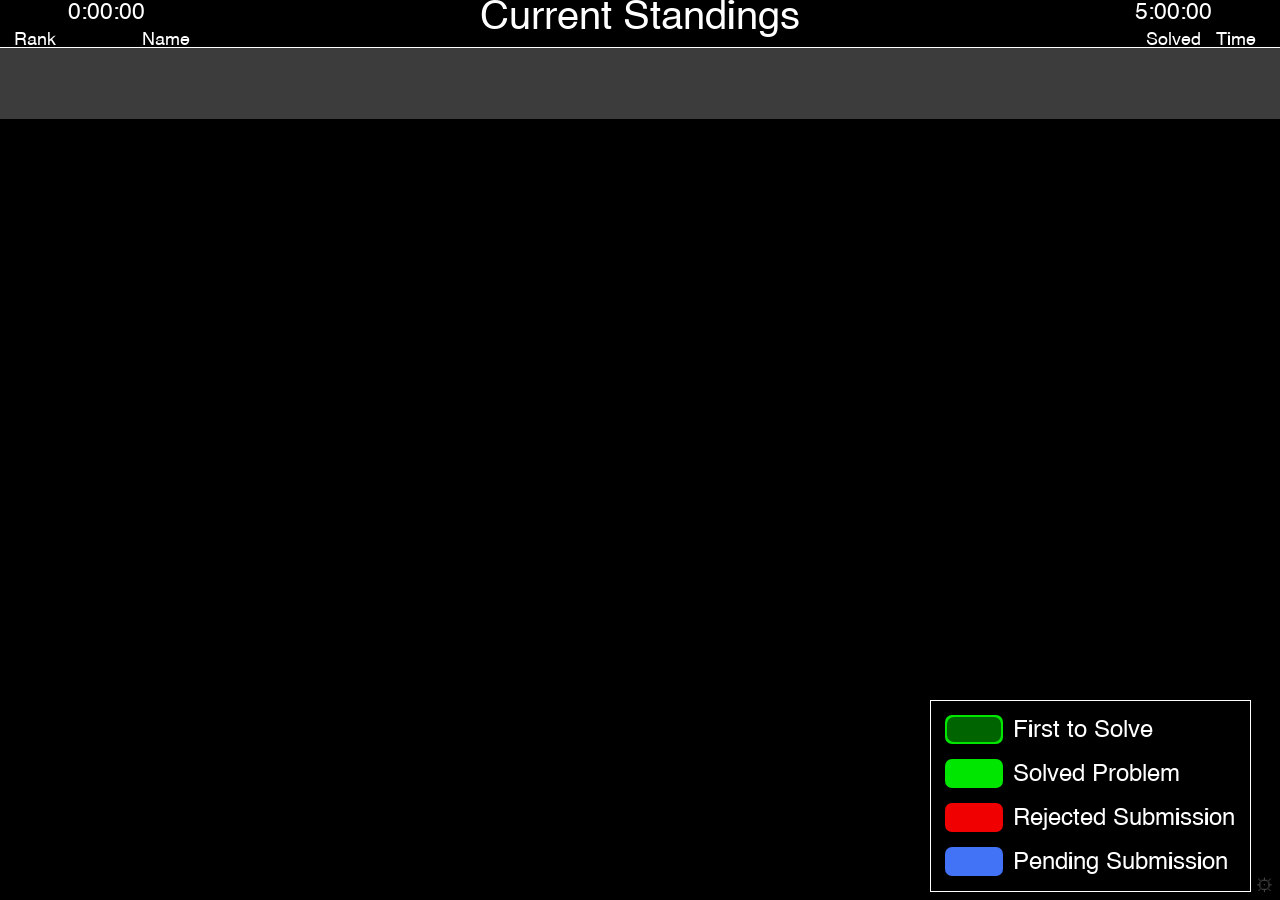
<file: src/index.html>
<!DOCTYPE html>
<html lang="zh-CN">
<head>
<meta charset="utf-8">
<title>Scorewall</title>
<link rel="stylesheet" href="board.css">
</head>
<body>
  <!-- ?view=standings|judge|countdown|problems|polar   &src=http://host/api/contests/ID -->
  <div id="stage">
    <section class="pane" id="paneA"></section>
    <section class="pane" id="paneB"></section>
  </div>
  <div id="hint">连接中…</div>
  <a id="cfg" href="config.html" title="配置">⚙</a>
  <script type="module" src="app.js?v=87"></script>
</body>
</html>
</file>
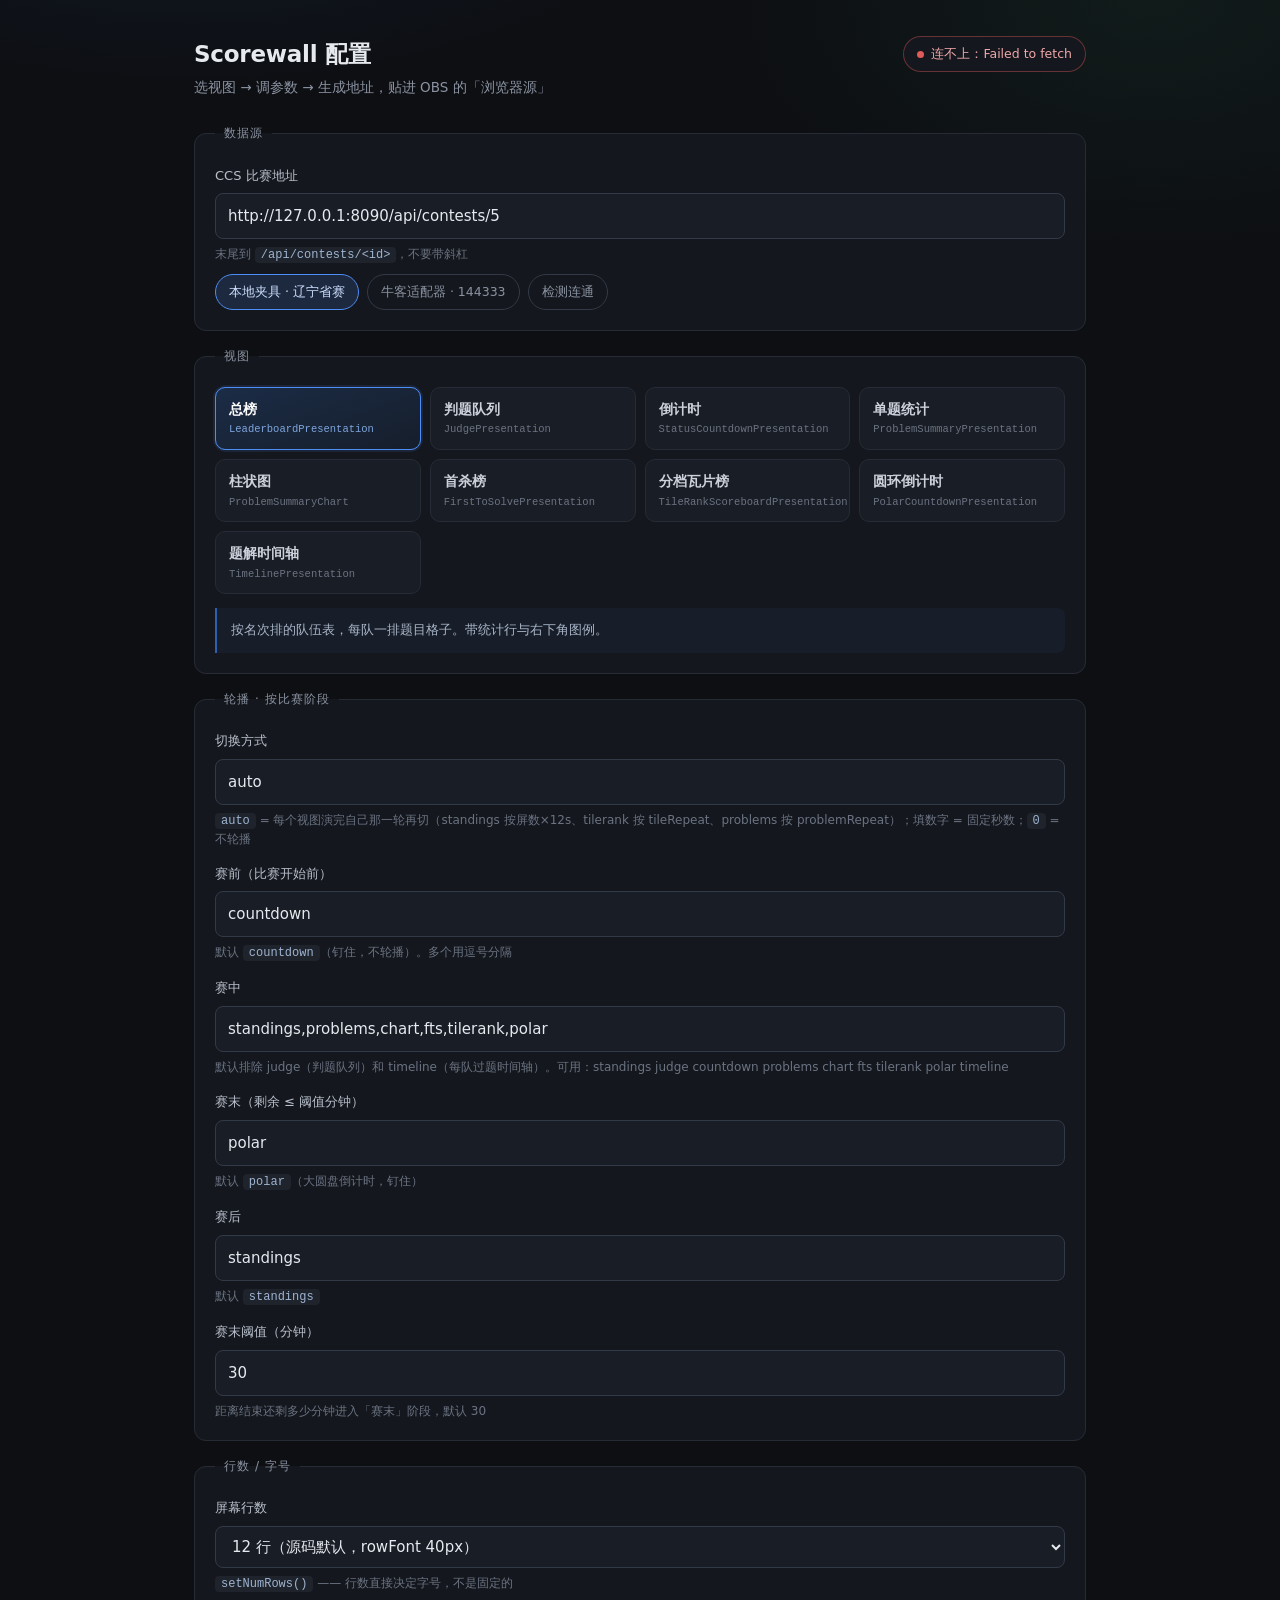
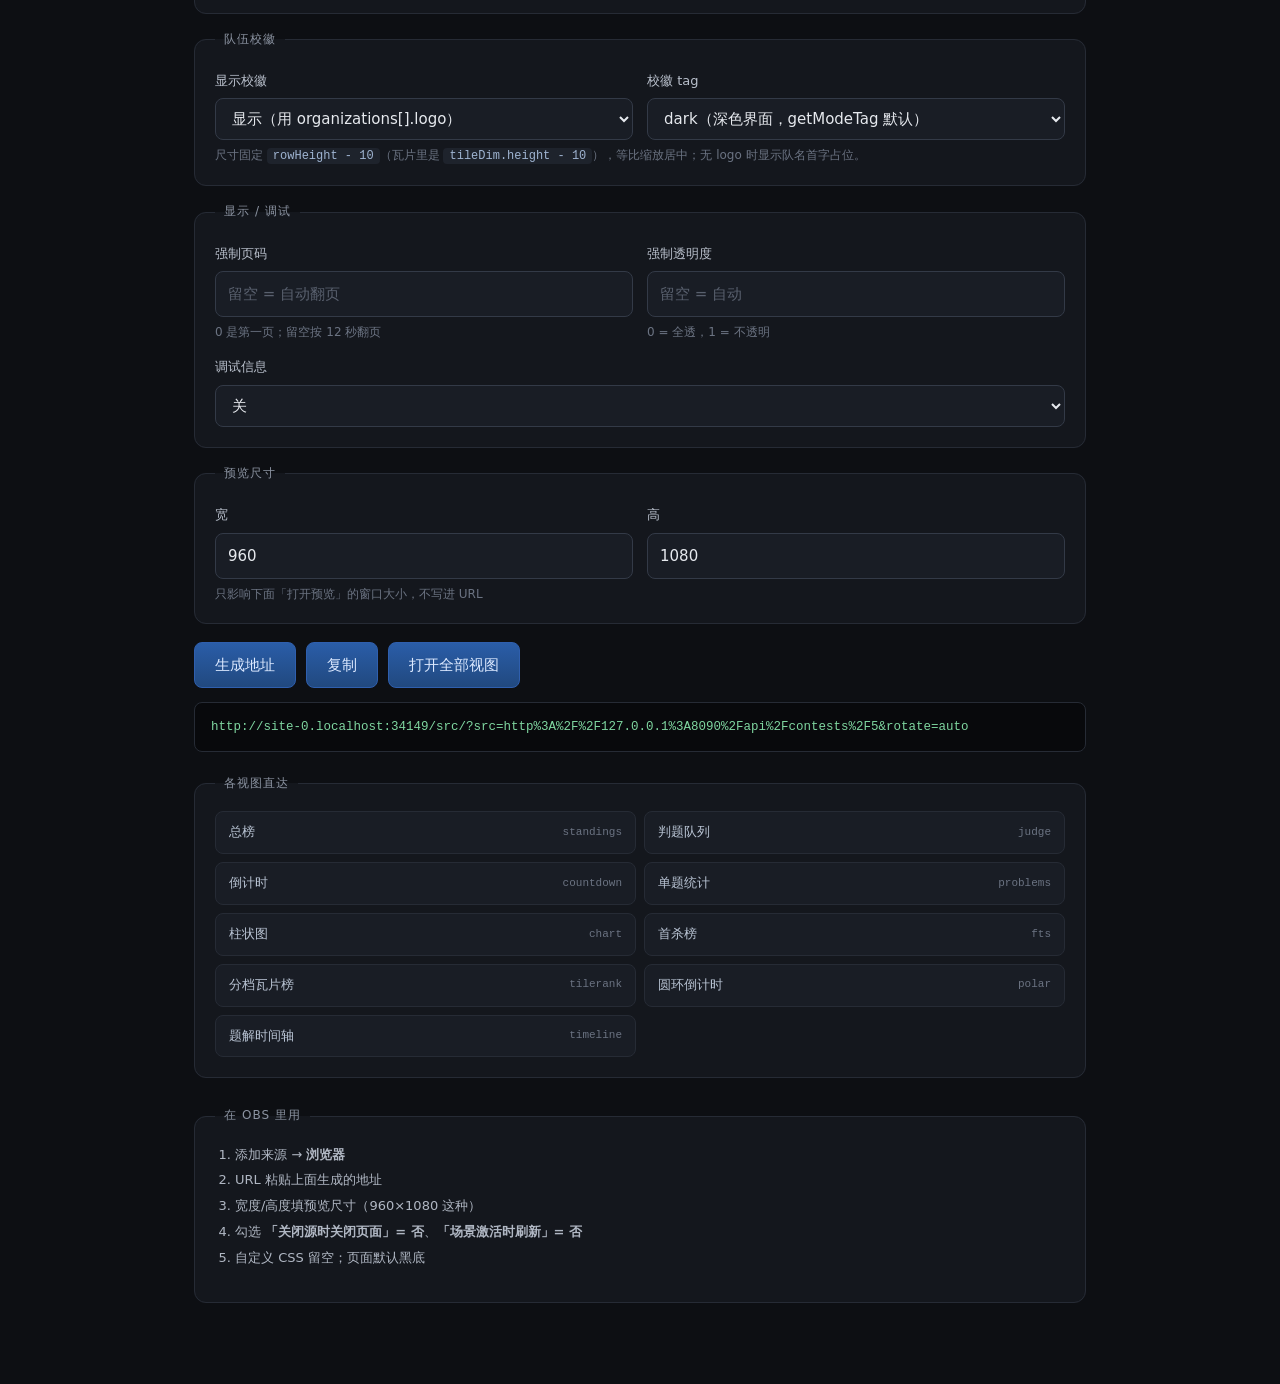
<file: src/config.html>
<!DOCTYPE html>
<html lang="zh-CN">
<head>
<meta charset="utf-8">
<title>Scorewall 配置</title>
<style>
  :root {
    color-scheme: dark;
    --bg: #0d0f13;
    --panel: #14171d;
    --panel-2: #191d25;
    --line: #262b35;
    --line-2: #333a47;
    --txt: #e6e9ee;
    --dim: #8b93a1;
    --dim-2: #6b7382;
    --accent: #4d8df6;
    --accent-dim: #2f5fae;
    --ok: #46c17a;
    --warn: #e0a33a;
    --err: #e05a5a;
  }
  * { box-sizing: border-box; }
  body {
    margin: 0; color: var(--txt);
    font: 15px/1.6 system-ui, "Microsoft YaHei", sans-serif;
    background:
      radial-gradient(900px 500px at 15% -8%, rgba(77,141,246,.13), transparent 65%),
      radial-gradient(700px 420px at 90% 0%, rgba(70,193,122,.07), transparent 60%),
      var(--bg);
    min-height: 100vh;
  }
  .wrap { max-width: 940px; margin: 0 auto; padding: 36px 24px 72px; }

  header.top { display: flex; align-items: flex-start; justify-content: space-between; gap: 20px; margin-bottom: 26px; }
  h1 { font-size: 23px; margin: 0 0 4px; letter-spacing: -.01em; }
  .sub { color: var(--dim); font-size: 13.5px; }
  .badge {
    display: inline-flex; align-items: center; gap: 7px; padding: 7px 13px;
    border-radius: 999px; border: 1px solid var(--line-2); background: var(--panel);
    font-size: 12.5px; color: var(--dim); white-space: nowrap;
  }
  .dot { width: 7px; height: 7px; border-radius: 50%; background: var(--dim-2); flex: none; }
  .badge.ok { border-color: rgba(70,193,122,.4); color: #9fe0bb; }
  .badge.ok .dot { background: var(--ok); box-shadow: 0 0 8px rgba(70,193,122,.8); }
  .badge.err { border-color: rgba(224,90,90,.4); color: #f0a8a8; }
  .badge.err .dot { background: var(--err); }
  .badge.busy .dot { background: var(--warn); animation: pulse 1s ease-in-out infinite; }
  @keyframes pulse { 50% { opacity: .25; } }

  fieldset {
    border: 1px solid var(--line); border-radius: 12px;
    padding: 6px 20px 20px; margin: 0 0 16px; background: var(--panel);
    transition: border-color .18s;
  }
  fieldset:hover { border-color: var(--line-2); }
  legend {
    padding: 0 9px; color: var(--dim); font-size: 12px;
    letter-spacing: .09em; text-transform: uppercase;
  }
  label { display: block; margin: 16px 0 7px; font-size: 13px; color: #b9c0cc; }
  input, select {
    width: 100%; padding: 10px 12px; background: var(--panel-2); color: var(--txt);
    border: 1px solid var(--line-2); border-radius: 8px; font: inherit;
    transition: border-color .15s, background .15s;
  }
  input::placeholder { color: #59606e; }
  input:hover, select:hover { border-color: #3d4553; }
  input:focus, select:focus { outline: none; border-color: var(--accent); background: #1c222c; box-shadow: 0 0 0 3px rgba(77,141,246,.14); }
  .row { display: flex; gap: 14px; }
  .row > div { flex: 1; min-width: 0; }
  .hint { font-size: 12px; color: var(--dim-2); margin-top: 6px; line-height: 1.5; }

  .presets { display: flex; gap: 8px; flex-wrap: wrap; margin-top: 10px; }
  .preset {
    padding: 7px 13px; border-radius: 999px; border: 1px solid var(--line-2);
    background: transparent; color: var(--dim); font-size: 12.5px; cursor: pointer;
    transition: all .15s;
  }
  .preset:hover { border-color: var(--accent-dim); color: #bcd3f7; background: rgba(77,141,246,.08); }
  .preset.on { border-color: var(--accent); color: #cfe0ff; background: rgba(77,141,246,.15); }

  .btns { display: flex; gap: 10px; margin-top: 18px; flex-wrap: wrap; }
  button, a.btn {
    padding: 10px 20px; border-radius: 8px; border: 1px solid var(--accent-dim);
    background: linear-gradient(180deg, #2a5da8, #21497f); color: #dce9ff;
    font: inherit; cursor: pointer; text-decoration: none; transition: all .15s;
  }
  button:hover, a.btn:hover { background: linear-gradient(180deg, #336bc0, #27538f); border-color: var(--accent); }
  button:active { transform: translateY(1px); }
  button.ghost { background: transparent; border-color: var(--line-2); color: var(--dim); }
  button.ghost:hover { background: var(--panel-2); color: var(--txt); border-color: #455065; }

  .out { margin-top: 14px; }
  .out code {
    display: block; padding: 14px 16px; background: #08090c;
    border: 1px solid var(--line); border-radius: 8px;
    font-size: 12.5px; line-height: 1.6; word-break: break-all;
    color: #7fd6a0; font-family: ui-monospace, Consolas, monospace;
  }
  ol { padding-left: 20px; color: #b0b7c3; font-size: 13px; }
  li { margin: 5px 0; }
  code.inline {
    background: #1e232c; padding: 1px 6px; border-radius: 4px;
    font-size: 12px; color: #9fb4d1; font-family: ui-monospace, Consolas, monospace;
  }

  /* 视图卡片 */
  .views { display: grid; grid-template-columns: repeat(auto-fill, minmax(205px, 1fr)); gap: 9px; margin-top: 14px; }
  .vcard {
    text-align: left; padding: 12px 13px; border-radius: 10px;
    border: 1px solid var(--line); background: var(--panel-2); color: #ccd2dc;
    cursor: pointer; font: inherit; line-height: 1.35;
    display: flex; flex-direction: column; gap: 4px; position: relative;
    transition: all .16s;
  }
  .vcard::after {
    content: ''; position: absolute; inset: 0; border-radius: 10px;
    box-shadow: 0 0 0 0 rgba(77,141,246,0); transition: box-shadow .16s;
  }
  .vcard:hover { border-color: #3b4657; background: #1d222b; transform: translateY(-1px); }
  .vcard.on {
    border-color: var(--accent); color: #fff;
    background: linear-gradient(160deg, #1b2c46, #161e2b);
  }
  .vcard.on::after { box-shadow: 0 0 0 3px rgba(77,141,246,.12); }
  .vcard b { font-weight: 600; font-size: 14px; display: flex; align-items: center; gap: 7px; }
  .vcard b i { font-style: normal; font-size: 10px; opacity: .45; font-weight: 400; }
  .vcard small { color: var(--dim-2); font-size: 10.5px; font-family: ui-monospace, Consolas, monospace; }
  .vcard.on small { color: #7fa6de; }

  .vdesc {
    margin-top: 14px; padding: 12px 14px; border-left: 2px solid var(--accent-dim);
    background: rgba(77,141,246,.06); border-radius: 0 8px 8px 0;
    font-size: 13px; color: #a9b6c8; min-height: 44px;
  }
  .vdesc code { color: #8fb4e8; }

  .hidden { display: none !important; }
  .grid2 { display: grid; grid-template-columns: 1fr 1fr; gap: 8px; margin-top: 12px; }
  .grid2 a {
    display: flex; align-items: center; justify-content: space-between; gap: 8px;
    padding: 10px 13px; background: var(--panel-2); border: 1px solid var(--line);
    border-radius: 8px; color: #b9c4d4; text-decoration: none; font-size: 13px;
    transition: all .15s;
  }
  .grid2 a:hover { background: #1d2330; border-color: var(--accent-dim); color: #d8e6ff; }
  .grid2 a span { color: var(--dim-2); font-size: 11px; font-family: ui-monospace, Consolas, monospace; }
</style>
</head>
<body>
<div class="wrap">
  <header class="top">
    <div>
      <h1>Scorewall 配置</h1>
      <div class="sub">选视图 → 调参数 → 生成地址，贴进 OBS 的「浏览器源」</div>
    </div>
    <div class="badge" id="status"><span class="dot"></span><span id="statusText">未检测</span></div>
  </header>

  <form id="f">
    <fieldset>
      <legend>数据源</legend>
      <label>CCS 比赛地址</label>
      <input id="src" value="http://127.0.0.1:8090/api/contests/5" spellcheck="false">
      <div class="hint">末尾到 <code class="inline">/api/contests/&lt;id&gt;</code>，不要带斜杠</div>

      <div class="presets" id="presets">
        <button type="button" class="preset" data-src="http://127.0.0.1:8090/api/contests/5">
          本地夹具 · 辽宁省赛
        </button>
        <button type="button" class="preset" data-src="http://127.0.0.1:8082/api/contests/144333">
          牛客适配器 · 144333
        </button>
        <button type="button" class="preset" id="probe">
          检测连通
        </button>
      </div>
    </fieldset>

    <fieldset>
      <legend>视图</legend>
      <div class="views" id="views"></div>
      <div class="vdesc" id="vdesc"></div>
    </fieldset>

    <fieldset>
      <legend>轮播 · 按比赛阶段</legend>
      <label>切换方式</label>
      <input id="rotate" value="auto" spellcheck="false">
      <div class="hint"><code class="inline">auto</code> = 每个视图演完自己那一轮再切（standings 按屏数×12s、tilerank 按 tileRepeat、problems 按 problemRepeat）；填数字 = 固定秒数；<code class="inline">0</code> = 不轮播</div>

      <label>赛前（比赛开始前）</label>
      <input id="before" value="countdown" spellcheck="false">
      <div class="hint">默认 <code class="inline">countdown</code>（钉住，不轮播）。多个用逗号分隔</div>

      <label>赛中</label>
      <input id="during" value="standings,problems,chart,fts,tilerank,polar" spellcheck="false">
      <div class="hint">默认排除 judge（判题队列）和 timeline（每队过题时间轴）。可用：standings judge countdown problems chart fts tilerank polar timeline</div>

      <label>赛末（剩余 ≤ 阈值分钟）</label>
      <input id="final" value="polar" spellcheck="false">
      <div class="hint">默认 <code class="inline">polar</code>（大圆盘倒计时，钉住）</div>

      <label>赛后</label>
      <input id="after" value="standings" spellcheck="false">
      <div class="hint">默认 <code class="inline">standings</code></div>

      <label>赛末阈值（分钟）</label>
      <input id="finalMin" type="number" min="0" step="1" value="30">
      <div class="hint">距离结束还剩多少分钟进入「赛末」阶段，默认 30</div>
    </fieldset>

    <fieldset data-views="standings judge fts tilerank timeline">
      <legend>行数 / 字号</legend>
      <label>屏幕行数</label>
      <select id="rows">
        <option value="12">12 行（源码默认，rowFont 40px）</option>
        <option value="14">14 行（rowFont 34px）</option>
        <option value="16">16 行（rowFont 30px）</option>
        <option value="18">18 行（rowFont 27px）</option>
        <option value="10">10 行（rowFont 48px）</option>
        <option value="8">8 行（rowFont 55px）</option>
      </select>
      <div class="hint"><code class="inline">setNumRows()</code> —— 行数直接决定字号，不是固定的</div>
    </fieldset>

    <fieldset data-views="judge">
      <legend>判题队列节奏</legend>
      <div class="row">
        <div>
          <label>AC 后停留</label>
          <input id="keepSolved" type="number" min="0" step="500" value="11000">
          <div class="hint">毫秒。源码默认 11000；到期整行向上滑出（无淡出）</div>
        </div>
        <div>
          <label>WA 后停留</label>
          <input id="keepFailed" type="number" min="0" step="500" value="8000">
          <div class="hint">毫秒。源码默认 8000；到期整行向下滑出并淡出</div>
        </div>
      </div>
      <label>滑出淡出时长</label>
      <input id="fadeRecent" type="number" min="0" step="100" value="2000">
      <div class="hint">毫秒。源码 <code class="inline">TIME_TO_FADE_RECENT</code> = 2000</div>

      <label>未判超时（秒）</label>
      <input id="pendingMax" type="number" min="0" step="10" value="120">
      <div class="hint">未判提交最多在队列里挂多久。到期自动淡出，避免数据源永远不会判的提交把第一行堵死。0 = 永不超时（源码行为）</div>
    </fieldset>

    <fieldset data-views="standings judge fts tilerank timeline">
      <legend>队伍校徽</legend>
      <div class="row">
        <div>
          <label>显示校徽</label>
          <select id="logo">
            <option value="1">显示（用 organizations[].logo）</option>
            <option value="0">不显示（源码原生：没有就留空）</option>
          </select>
        </div>
        <div>
          <label>校徽 tag</label>
          <select id="logoTag">
            <option value="dark">dark（深色界面，getModeTag 默认）</option>
            <option value="light">light（浅色界面）</option>
          </select>
        </div>
      </div>
      <div class="hint">尺寸固定 <code class="inline">rowHeight - 10</code>（瓦片里是 <code class="inline">tileDim.height - 10</code>），等比缩放居中；无 logo 时显示队名首字占位。</div>
    </fieldset>

    <fieldset data-views="problems chart">
      <legend>单题配色</legend>
      <label>配色方式</label>
      <select id="probColor">
        <option value="data">用数据自带的 rgb</option>
        <option value="random">随机（按题号铺开色相）</option>
        <option value="custom">自定义色板</option>
      </select>
      <div class="hint">数据里没有 <code class="inline">rgb</code> 字段时，默认所有题都是黑色</div>

      <label>自定义色板</label>
      <input id="probPalette" placeholder="#FF7109,#008100,#0096FF,#FF0000" spellcheck="false">
      <div class="hint">逗号分隔十六进制，按题号循环取色；只在「自定义色板」时生效</div>
    </fieldset>

    <fieldset data-views="polar">
      <legend>圆环倒计时</legend>
      <label>手动代入时刻（秒）</label>
      <input id="at" type="number" min="0" placeholder="留空 = 用真实 start_time">
      <div class="hint">数据源没有 <code class="inline">start_time</code> 时，圆环会一直是 0°（<code class="inline">clock</code> 停在 0）。填个数强行指定「比赛已进行到第几秒」便于调样式。</div>
    </fieldset>

    <fieldset>
      <legend>显示 / 调试</legend>
      <div class="row">
        <div>
          <label>强制页码</label>
          <input id="page" type="number" min="0" placeholder="留空 = 自动翻页">
          <div class="hint">0 是第一页；留空按 12 秒翻页</div>
        </div>
        <div>
          <label>强制透明度</label>
          <input id="fade" type="number" min="0" max="1" step="0.05" placeholder="留空 = 自动">
          <div class="hint">0 = 全透，1 = 不透明</div>
        </div>
      </div>
      <label>调试信息</label>
      <select id="debug">
        <option value="0">关</option>
        <option value="1">开（左下角打印计数/时钟）</option>
      </select>
    </fieldset>

    <fieldset>
      <legend>预览尺寸</legend>
      <div class="row">
        <div><label>宽</label><input id="w" type="number" value="960"></div>
        <div><label>高</label><input id="h" type="number" value="1080"></div>
      </div>
      <div class="hint">只影响下面「打开预览」的窗口大小，不写进 URL</div>
    </fieldset>

    <div class="btns">
      <button type="button" id="gen">生成地址</button>
      <button type="button" id="copy">复制</button>
      <button type="button" id="openAll">打开全部视图</button>
    </div>
    <div class="out"><code id="url">—</code></div>

    <fieldset style="margin-top:22px">
      <legend>各视图直达</legend>
      <div class="grid2" id="links"></div>
    </fieldset>
  </form>

  <fieldset style="margin-top:28px">
    <legend>在 OBS 里用</legend>
    <ol>
      <li>添加来源 → <b>浏览器</b></li>
      <li>URL 粘贴上面生成的地址</li>
      <li>宽度/高度填预览尺寸（960×1080 这种）</li>
      <li>勾选 <b>「关闭源时关闭页面」= 否</b>、<b>「场景激活时刷新」= 否</b></li>
      <li>自定义 CSS 留空；页面默认黑底</li>
    </ol>
  </fieldset>
</div>

<script>
(function () {
  const $ = id => document.getElementById(id);

  const VIEWS = [
    { id: 'standings', name: '总榜', src: 'LeaderboardPresentation',
      desc: '按名次排的队伍表，每队一排题目格子。带统计行与右下角图例。' },
    { id: 'judge', name: '判题队列', src: 'JudgePresentation',
      desc: '实时判题流：每次提交滑入一行，AC 后向上滑出、WA 后向下淡出。' },
    { id: 'countdown', name: '倒计时', src: 'StatusCountdownPresentation',
      desc: '大赛时钟 + 各工位状态块。封榜后数字转黄。' },
    { id: 'problems', name: '单题统计', src: 'ProblemSummaryPresentation',
      desc: '每题的通过数 / 尝试数方块矩阵，颜色可配。' },
    { id: 'chart', name: '柱状图', src: 'ProblemSummaryChart',
      desc: '每题的尝试数与过题数柱状图，随时间平滑增长。' },
    { id: 'fts', name: '首杀榜', src: 'FirstToSolvePresentation',
      desc: '每道题第一个通过的队伍，按题目顺序列出。' },
    { id: 'tilerank', name: '分档瓦片榜', src: 'TileRankScoreboardPresentation',
      desc: '按过题数分组的瓦片，左侧是大号过题数，每组之间留档位间隙。' },
    { id: 'polar', name: '圆环倒计时', src: 'PolarCountdownPresentation',
      desc: '三圈同心环：蓝=小时、黄=分钟、红=秒，中心是七段管时钟。' },
    { id: 'timeline', name: '题解时间轴', src: 'TimelinePresentation',
      desc: '每队一条横向时间轴，每次提交是一个小方块，含封榜线与当前时刻线。' },
  ];

  const params = new URLSearchParams(location.search);

  // 托管方（nowcoder-bridge 的 /scorewall/）会注入同源数据源；
  // 本地直接开文件时才回退到填在 value 里的夹具地址
  if (window.__SRC_DEFAULT__) {
    const el = document.getElementById('src');
    if (el && !params.get('src')) el.value = window.__SRC_DEFAULT__;
  }
  for (const id of ['rotate', 'before', 'during', 'final', 'after', 'finalMin']) {
    const v = params.get(id);
    const el = document.getElementById(id);
    if (v !== null && el) el.value = v;
  }
  let cur = params.get('view') || 'standings';

  // ---- 数据源预设 / 连通检测 ----
  function syncPresets() {
    const v = $('src').value.trim();
    for (const b of document.querySelectorAll('.preset[data-src]')) {
      b.classList.toggle('on', b.dataset.src === v);
    }
  }

  async function probe() {
    const badge = $('status');
    const txt = $('statusText');
    const src = $('src').value.trim().replace(/\/$/, '');
    badge.className = 'badge busy';
    txt.textContent = '检测中…';

    // 必须带超时：数据源写错或不可达时，浏览器默认要挂很久，页面就一直停在"检测中"
    const ctrl = new AbortController();
    const timer = setTimeout(() => ctrl.abort(), 5000);
    try {
      const r = await fetch(src, { cache: 'no-store', signal: ctrl.signal });
      const j = await r.json();
      if (!r.ok || (j && j.error)) throw new Error(j && j.error ? j.error : 'HTTP ' + r.status);

      const name = j.name || j.formal_name || j.id || '？';
      // 顺带报一下队伍/题目数，能立刻看出数据到底通没通
      const cnt = async p => {
        try {
          const rr = await fetch(src + '/' + p, { cache: 'no-store' });
          const jj = await rr.json();
          return Array.isArray(jj) ? jj.length : 0;
        } catch { return 0; }
      };
      const [nt, np] = await Promise.all([cnt('teams'), cnt('problems')]);
      badge.className = 'badge ok';
      txt.textContent = `${name} · ${nt} 队 / ${np} 题`;
    } catch (e) {
      badge.className = 'badge err';
      txt.textContent = e.name === 'AbortError'
        ? '连不上：5 秒超时（检查地址是否可达）'
        : '连不上：' + (e.message || e);
    } finally {
      clearTimeout(timer);
    }
  }

  for (const b of document.querySelectorAll('.preset[data-src]')) {
    b.onclick = () => {
      $('src').value = b.dataset.src;
      syncPresets();
      refresh();
      probe();
    };
  }
  $('probe').onclick = probe;
  $('src').addEventListener('input', syncPresets);

  // ---- 视图卡片 ----
  function buildCards() {
    const box = $('views');
    box.innerHTML = '';
    for (const v of VIEWS) {
      const b = document.createElement('button');
      b.type = 'button';
      b.className = 'vcard' + (v.id === cur ? ' on' : '');
      b.dataset.view = v.id;
      b.innerHTML = '<b>' + v.name + '</b><small>' + v.src + '</small>';
      b.onclick = () => { cur = v.id; sync(); };
      box.appendChild(b);
    }
  }

  function sync() {
    for (const b of document.querySelectorAll('.vcard')) b.classList.toggle('on', b.dataset.view === cur);
    const v = VIEWS.find(x => x.id === cur);
    $('vdesc').innerHTML = v ? v.desc : '';
    for (const fs of document.querySelectorAll('fieldset[data-views]')) {
      const list = fs.dataset.views.split(' ');
      fs.classList.toggle('hidden', !list.includes(cur));
    }
    refresh();
  }

  // ---- URL ----
  function state() {
    const p = new URLSearchParams();
    p.set('src', $('src').value.trim());
    p.set('view', cur);

    if ($('page').value !== '') p.set('page', $('page').value);
    if ($('fade').value !== '') p.set('fade', $('fade').value);
    if ($('debug').value === '1') p.set('debug', '1');

    // 只把当前视图真正用得到的参数写进 URL
    const relevant = id => {
      const fs = $(id).closest('fieldset');
      return !fs || !fs.dataset.views || fs.dataset.views.split(' ').includes(cur);
    };
    const put = (id, dflt) => {
      if (!relevant(id)) return;
      const v = $(id).value.trim();
      if (v !== '' && v !== dflt) p.set(id, v);
    };

    put('rows', '12');
    put('keepSolved', '11000');
    put('keepFailed', '8000');
    put('fadeRecent', '2000');
    put('pendingMax', '120');
    put('at', '');

    if (relevant('logo') && $('logo').value === '0') p.set('logo', '0');
    if (relevant('logoTag') && $('logoTag').value !== 'dark') p.set('logoTag', $('logoTag').value);

    // 轮播参数是全局的，不受"当前视图"过滤；开了轮播就不带 view
    const rot = $('rotate').value.trim();
    if (rot !== '' && rot !== '0') {
      const putG = (id, dflt) => {
        const v = $(id).value.trim();
        if (v !== '' && v !== dflt) p.set(id, v);
      };
      p.set('rotate', rot);
      putG('before', 'countdown');
      putG('during', 'standings,problems,chart,fts,tilerank,polar');
      putG('final', 'polar');
      putG('after', 'standings');
      putG('finalMin', '30');
      p.delete('view');
    }

    if (relevant('probColor') && $('probColor').value !== 'data') p.set('probColor', $('probColor').value);
    if (relevant('probPalette') && $('probPalette').value.trim()) p.set('probPalette', $('probPalette').value.trim());

    return p.toString();
  }

  const baseUrl = () => location.origin + location.pathname.replace(/config\.html?$/, '');

  function refresh() {
    $('url').textContent = baseUrl() + '?' + state();
    buildLinks();          // 链接跟着参数一起变
  }

  // 各视图直达链接
  function buildLinks() {
    const box = $('links');
    box.innerHTML = '';
    for (const v of VIEWS) {
      const a = document.createElement('a');
      const p = new URLSearchParams(state());
      p.set('view', v.id);
      a.href = baseUrl() + '?' + p.toString();
      a.target = '_blank';
      a.rel = 'noopener';
      const nm = document.createElement('em');
      nm.style.fontStyle = 'normal';
      nm.textContent = v.name;
      const idTag = document.createElement('span');
      idTag.textContent = v.id;
      a.appendChild(nm);
      a.appendChild(idTag);
      box.appendChild(a);
    }
  }

  $('gen').onclick = refresh;
  $('copy').onclick = async () => {
    try {
      await navigator.clipboard.writeText($('url').textContent);
      $('copy').textContent = '已复制';
      setTimeout(() => ($('copy').textContent = '复制'), 1200);
    } catch (_) { $('copy').textContent = '复制失败'; }
  };
  $('openAll').onclick = () => {
    for (const a of document.querySelectorAll('#links a')) window.open(a.href);
  };

  // 输入变化 → 重算 URL（视图切换也会经过这里）
  for (const el of document.querySelectorAll('input, select')) {
    el.addEventListener('input', refresh);
    el.addEventListener('change', refresh);
  }

  if (params.get('src')) $('src').value = params.get('src');
  buildCards();
  syncPresets();
  sync();
  probe();
})();
</script>
</body>
</html>
</file>
<file: src/board.css>
/* ICPC Tools 自带字体（从 presentations.jar 取出，font/Helvetica-Plain.ttf）
 *
 * 上游所有字号都是 Font.BOLD 派生的，但这个文件只有一套字形。
 * 必须额外声明一条 bold，否则浏览器找不到 bold 就回退到 Arial，
 * 文字的度量（宽度 / ascent）会变，版面就对不上了。 */
@font-face {
  font-family: 'ICPCFont';
  src: url('fonts/Helvetica-Plain.ttf') format('truetype');
  font-weight: normal;
  font-style: normal;
  font-display: block;
}
@font-face {
  font-family: 'ICPCFont';
  src: url('fonts/Helvetica-Plain.ttf') format('truetype');
  font-weight: bold;
  font-style: normal;
  font-display: block;
}

/* Scorewall —— ICPC Tools 视觉复刻
 *
 * 所有数值来自上游源码（见 docs/presentation-constants.md），不要凭感觉调。
 * 尺寸是相对高度 H 算出来的，由 JS 每帧写进 CSS 变量。
 */

* { margin: 0; padding: 0; box-sizing: border-box; }
html, body { height: 100%; overflow: hidden; background: #000; color: #fff;
  font-family: Arial, "Helvetica Neue", "Microsoft YaHei", sans-serif; }

#stage { display: flex; height: 100%; }
.pane { position: relative; overflow: hidden; flex: 1 1 0; }
.pane.hidden { display: none; }
.pane + .pane:not(.hidden) { border-left: 1px solid #111; }

/* ---------- 标题栏（TitledPresentation） ---------- */
.title-band { position: absolute; left: 0; right: 0; top: 0; background: #000;
  height: var(--title-h); }
.title-band .clock, .title-band .title { position: absolute; white-space: nowrap;
  font-weight: bold; line-height: var(--title-h); }
.title-band .clock { font-size: var(--clock-fs); }
.title-band .clock.left { left: calc(var(--w) / 12); transform: translateX(-50%); }
.title-band .clock.right { left: calc(var(--w) * 11 / 12); transform: translateX(-50%); }
.title-band .title { left: 50%; transform: translateX(-50%); font-size: var(--title-fs); }

/* ---------- 表头 ---------- */
.header-band { position: absolute; left: 0; right: 0; top: var(--title-h);
  height: var(--header-h); background: #000; }
.header-band .h { position: absolute; font-weight: bold; font-size: var(--header-fs);
  white-space: nowrap; top: calc(var(--header-h) - var(--header-fs) - 3px); }
.header-band .rule { position: absolute; left: 0; right: 0; height: 1px; background: #fff;
  top: calc(var(--header-h) - 1px); }

/* ---------- 行 ---------- */
.rows { position: absolute; left: 0; right: 0;
  top: calc(var(--title-h) + var(--header-h)); height: var(--content-h);
  overflow: hidden; }
.rows-inner { position: absolute; left: 0; right: 0; top: 0;
  transition: transform 1500ms ease-in-out; }
.row { position: absolute; left: 0; right: 0; height: var(--row-h); }
.row.odd { background: rgb(60, 60, 60); }            /* BG_COLOR */
.row .rank { position: absolute; font-weight: bold; text-align: center;
  font-size: var(--row-fs); top: 5px; }
.row .name { position: absolute; font-weight: bold; font-size: var(--row-fs);
  top: 5px; white-space: nowrap; overflow: hidden; }
.row .solved, .row .time { position: absolute; font-weight: bold;
  font-size: var(--row-fs); top: 5px; }

/* ---------- 题目格子（ShadedRectangle） ---------- */
.cube { position: absolute; border-radius: 7px;                 /* ARC */
  display: flex; align-items: center; justify-content: center;
  font-weight: bold; white-space: nowrap; overflow: hidden;
  height: var(--cube-h); font-size: var(--status-fs); }
.cube.empty { background: rgb(40, 40, 40); color: rgba(196,196,196,.69); }
.cube.solved { background: rgb(0, 230, 0); color: #fff; }
.cube.failed { background: rgb(240, 0, 0); color: #fff; }
.cube.pending { background: rgb(66, 114, 245); color: #fff; }
.cube.fts { background: rgb(0, 100, 0); color: #fff;
  box-shadow: inset 0 0 0 2px rgb(0, 230, 0); }
.cube.recent.solved { background: linear-gradient(rgb(0,230,0), rgb(0,125,0)); }
.cube.recent.failed { background: linear-gradient(rgb(240,0,0), rgb(132,0,0)); }
.cube.recent.pending { background: linear-gradient(rgb(66,114,245), rgb(36,63,135)); }
.cube .label { font-size: var(--problem-fs); font-weight: normal; }

/* ---------- 状态提示 ---------- */
#hint { position: fixed; left: 50%; top: 10px; transform: translateX(-50%);
  padding: 6px 16px; border-radius: 4px; font-size: 14px; display: none;
  background: #7a1010; }
#hint.show { display: block; }

/* 配置入口：右下角小齿轮，比图例更低一层，不挡榜单 */
a#cfg { position: fixed; right: 6px; bottom: 4px; font-size: 18px;
  color: #444; text-decoration: none; z-index: 10; }
a#cfg:hover { color: #8ab4f8; }
</file>
